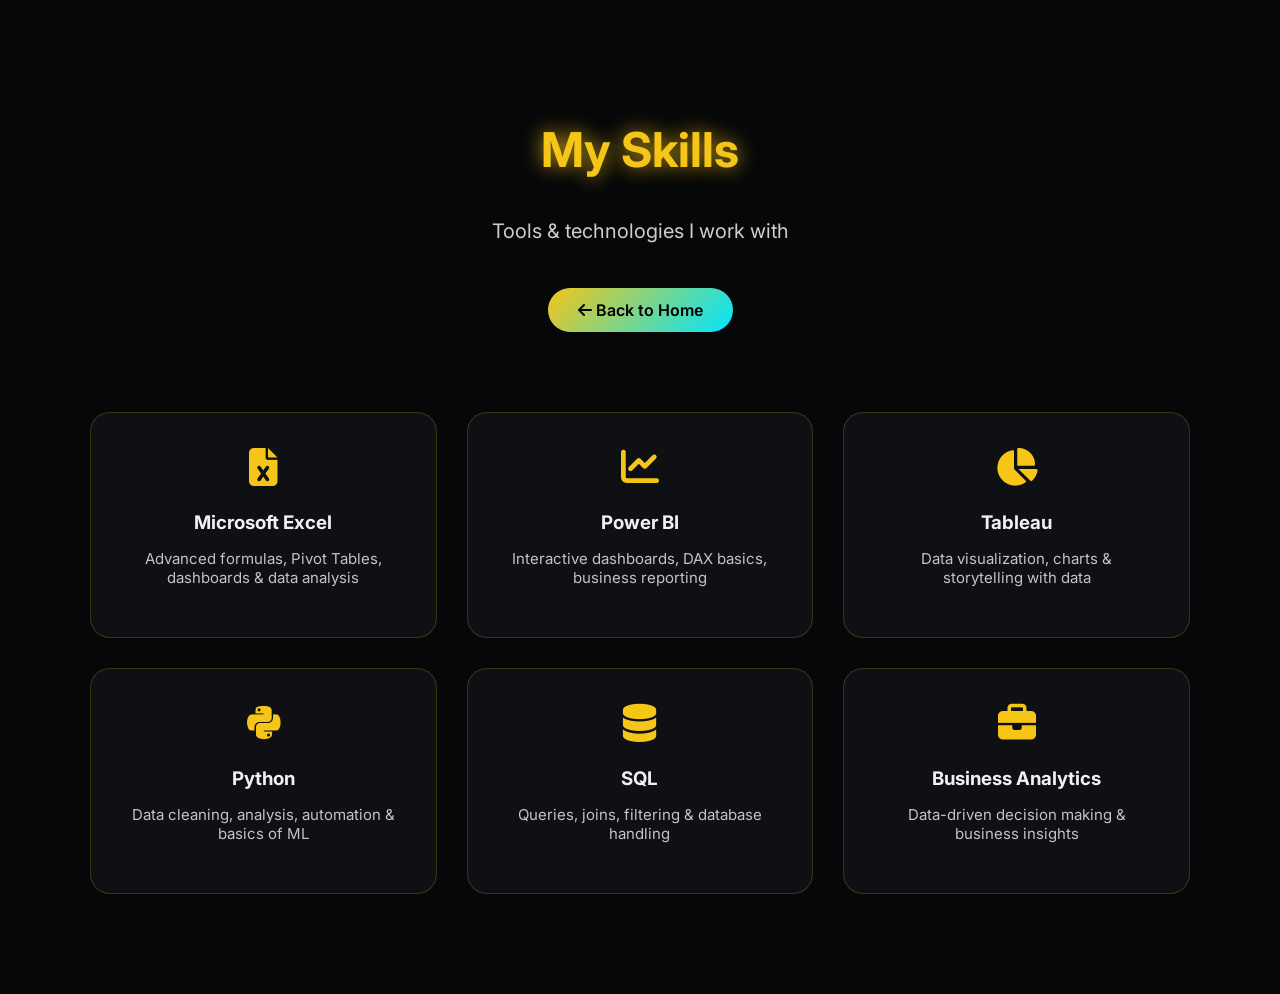
<file: skill.html>
<!DOCTYPE html>
<html lang="en">
<head>
<meta charset="UTF-8">
<meta name="viewport" content="width=device-width, initial-scale=1.0">
<title>Rajat Singh Gaur | Skills</title>

<link href="https://fonts.googleapis.com/css2?family=Inter:wght@300;400;600;700&display=swap" rel="stylesheet">
<link rel="stylesheet" href="https://cdnjs.cloudflare.com/ajax/libs/font-awesome/6.5.0/css/all.min.css">

<style>
:root{
  --primary:#f5c518;
  --accent:#00e5ff;
  --bg:#060709;
  --card:#0f1116;
  --text:#f1f1f1;
}

body{
  margin:0;
  font-family:'Inter',sans-serif;
  background:var(--bg);
  color:var(--text);
}

.container{
  width:90%;
  max-width:1100px;
  margin:auto;
}

/* HEADER */
.header{
  padding:80px 0;
  text-align:center;
}
.header h1{
  font-size:48px;
  color:var(--primary);
  text-shadow:0 0 20px rgba(245,197,24,0.8);
}
.header p{
  font-size:20px;
  opacity:0.85;
}

/* BACK BUTTON */
.back-btn{
  display:inline-block;
  margin-top:25px;
  padding:12px 30px;
  border-radius:30px;
  background:linear-gradient(135deg,#f5c518,#00e5ff);
  color:#000;
  text-decoration:none;
  font-weight:600;
}

/* GRID */
.grid{
  display:grid;
  grid-template-columns:repeat(auto-fit,minmax(260px,1fr));
  gap:30px;
  padding-bottom:100px;
}

.card{
  background:rgba(15,17,22,0.95);
  padding:35px;
  border-radius:20px;
  border:1px solid rgba(245,197,24,0.2);
  transition:0.3s;
  text-align:center;
}
.card i{
  font-size:38px;
  color:var(--primary);
  margin-bottom:15px;
}
.card h3{
  margin:10px 0;
}
.card p{
  opacity:0.8;
  font-size:15px;
}
.card:hover{
  transform:translateY(-10px);
  box-shadow:0 0 35px rgba(245,197,24,0.8);
}
</style>
</head>

<body>

<!-- HEADER -->
<section class="header">
  <div class="container">
    <h1>My Skills</h1>
    <p>Tools & technologies I work with</p>
    <a href="../index.html" class="back-btn">
      <i class="fas fa-arrow-left"></i> Back to Home
    </a>
  </div>
</section>

<!-- SKILLS GRID -->
<section>
  <div class="container">
    <div class="grid">

      <div class="card">
        <i class="fas fa-file-excel"></i>
        <h3>Microsoft Excel</h3>
        <p>Advanced formulas, Pivot Tables, dashboards & data analysis</p>
      </div>

      <div class="card">
        <i class="fas fa-chart-line"></i>
        <h3>Power BI</h3>
        <p>Interactive dashboards, DAX basics, business reporting</p>
      </div>

      <div class="card">
        <i class="fas fa-chart-pie"></i>
        <h3>Tableau</h3>
        <p>Data visualization, charts & storytelling with data</p>
      </div>

      <div class="card">
        <i class="fab fa-python"></i>
        <h3>Python</h3>
        <p>Data cleaning, analysis, automation & basics of ML</p>
      </div>

      <div class="card">
        <i class="fas fa-database"></i>
        <h3>SQL</h3>
        <p>Queries, joins, filtering & database handling</p>
      </div>

      <div class="card">
        <i class="fas fa-briefcase"></i>
        <h3>Business Analytics</h3>
        <p>Data-driven decision making & business insights</p>
      </div>

    </div>
  </div>
</section>

</body>
</html>
</file>
